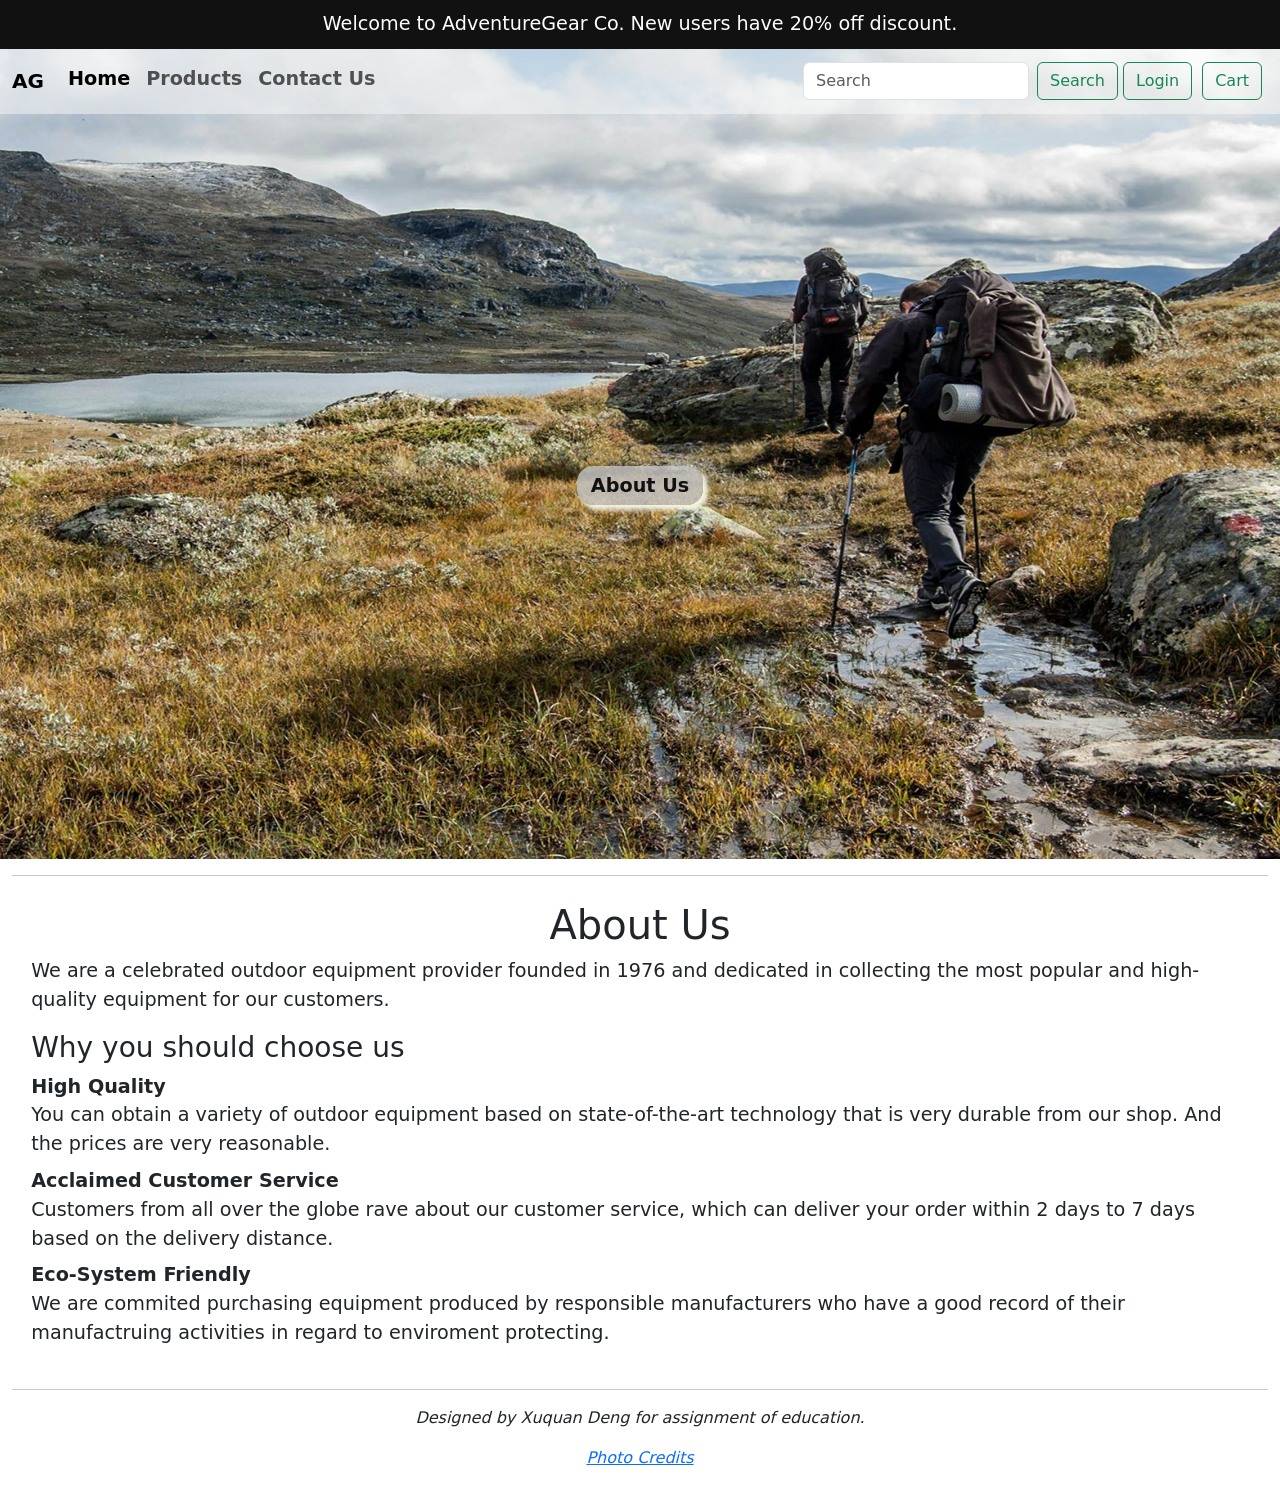
<file: index.html>
<!DOCTYPE html>
<html lang="en">
<head>
	<title>AdventureGear</title>
	<link href="https://cdn.jsdelivr.net/npm/bootstrap@5.3.8/dist/css/bootstrap.min.css" rel="stylesheet" integrity="sha384-sRIl4kxILFvY47J16cr9ZwB07vP4J8+LH7qKQnuqkuIAvNWLzeN8tE5YBujZqJLB" crossorigin="anonymous">
	<script src="https://cdn.jsdelivr.net/npm/bootstrap@5.3.8/dist/js/bootstrap.bundle.min.js" integrity="sha384-FKyoEForCGlyvwx9Hj09JcYn3nv7wiPVlz7YYwJrWVcXK/BmnVDxM+D2scQbITxI" crossorigin="anonymous"></script>
	<!-- <script type="text/Javascript" src="external.js"></script> -->
	<!-- <link rel="stylesheet" href="C:/NCI\NCI Lectures\Web Development\bootstrap download\bootstrap-5.3.8-dist\css\bootstrap.css">
	<script type="text/Javascript" src="C:\NCI\NCI Lectures\Web Development\bootstrap download\bootstrap-5.3.8-dist\js\bootstrap.js"></script> -->
	<meta name="viewport" content="width=device-width, initial-scale=1.0">
	<link rel="stylesheet" href="CSS/mainAndNav.css">
	<link rel="stylesheet" href="CSS/index.css">
	<link rel="stylesheet" href="CSS/bannerAnimation.css">
	<meta charset="UTF-8">
</head>

<body>
	<div class="container-fluid">
		<div class="row announcement text-center">
			<div class="col text">
				<span>Welcome to AdventureGear Co. New users have 20% off discount.</span>
			</div>
		</div>
		<div class="row banner">
			<div class="container-fluid">
				<div class="row bg-body-tertiary" style="--bs-bg-opacity: .5;" >
					<nav class="navbar navbar-expand-sm" data-bs-theme="light">
						<div class="container-fluid text-primary justify-content-center align-items-top;">
													
							<a class="navbar-brand" href="#">AG</a>
														
							<button class="navbar-toggler" type="button" data-bs-toggle="collapse" data-bs-target="#navbarSupportedContent" aria-controls="navbarSupportedContent" aria-expanded="false" aria-label="Toggle navigation">
								<span class="navbar-toggler-icon"></span>
							</button>

							<div class="fixed-position">
								<div>
									<button class="btn btn-outline-success"> Login </button>
								</div>
								<div>
									<button class="btn btn-outline-success"> Cart </button>
								</div>
							</div>
							<div class="collapse navbar-collapse flex-wrap" id="navbarSupportedContent">
								<ul class="navbar-nav me-auto mb-sm-2 mb-lg-1">
									<li class="nav-item">
										<a class="nav-link active" aria-current="page" href="#">Home</a>
									</li>
									<li class="nav-item">
										<a class="nav-link" href="products.html">Products</a>
									</li>
									<li class="nav-item">
										<a class="nav-link" href="contact.html">Contact Us</a>
									</li>
								</ul>
								<form class="d-flex" role="search">
									<input class="form-control me-2" type="search" placeholder="Search" aria-label="Search"/>
									<button class="btn btn-outline-success" type="submit">Search</button>
								</form>

							</div>		
						</div>
					</nav>
				</div>
			</div>
			<div class="text-center">
				<a id="about_us_link" href="#about_us" rel="bookmark">About Us</a>
			</div>
		</div>
		<hr>
		<main id="about_us" class="row">
			<div class="col">
				<article>
					<h1>About Us</h1>
					<p>
						We are a celebrated outdoor equipment provider founded in 1976 and dedicated in collecting the most popular and high-quality equipment for our customers.
						<h3>Why you should choose us</h3>
						<dl>
							<dt>High Quality</dt>
							<dd>You can obtain a variety of outdoor equipment based on state-of-the-art technology that is very durable from our shop. And the prices are very reasonable. <dd>
							<dt>Acclaimed Customer Service</dt>
							<dd>Customers from all over the globe rave about our customer service, which can deliver your order within 2 days to 7 days based on the delivery distance.</dd>
							<dt>Eco-System Friendly</dt>
							<dd>We are commited purchasing equipment produced by responsible manufacturers who have a good record of their manufactruing activities in regard to enviroment protecting. </dd>
						</dl>
					</p>
				</article>
			</div>
		</main>
		<hr>
		<div class="row my-3">
		<footer class="text-center">
			<p>Designed by Xuquan Deng for assignment of education.</p>
			<a href="credits.html">Photo Credits</a>
		</footer>
		</div>
	</div>
</body>
</html>
</file>
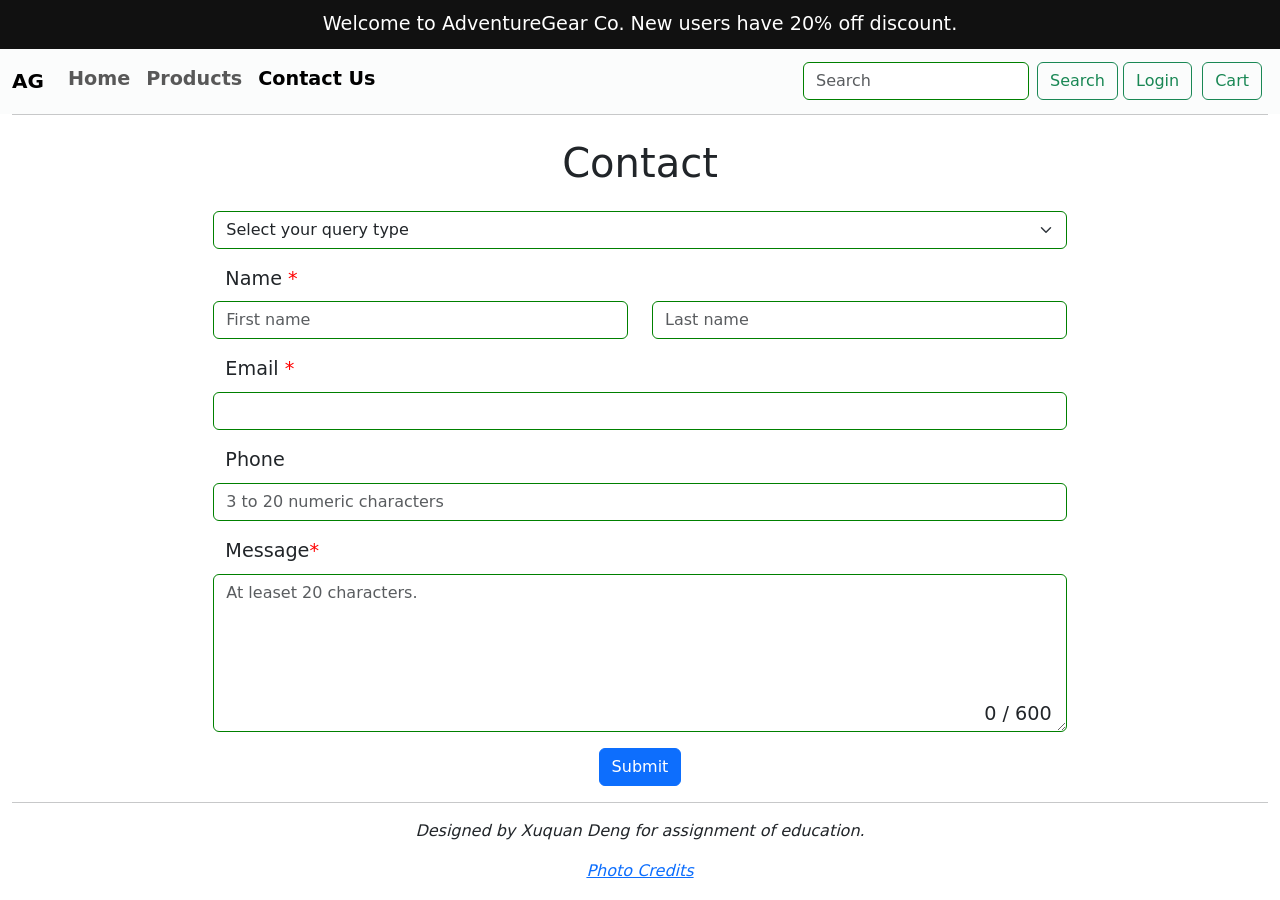
<file: contact.html>
<!DOCTYPE html>
<html lang="en">
<head>
	<title>AdventureGear</title>
	<link href="https://cdn.jsdelivr.net/npm/bootstrap@5.3.8/dist/css/bootstrap.min.css" rel="stylesheet" integrity="sha384-sRIl4kxILFvY47J16cr9ZwB07vP4J8+LH7qKQnuqkuIAvNWLzeN8tE5YBujZqJLB" crossorigin="anonymous">
	<script src="https://cdn.jsdelivr.net/npm/bootstrap@5.3.8/dist/js/bootstrap.bundle.min.js" integrity="sha384-FKyoEForCGlyvwx9Hj09JcYn3nv7wiPVlz7YYwJrWVcXK/BmnVDxM+D2scQbITxI" crossorigin="anonymous"></script>
	<!-- <link rel="stylesheet" href="C:/NCI\NCI Lectures\Web Development\bootstrap download\bootstrap-5.3.8-dist\css\bootstrap.css">
	<script type="text/Javascript" src="C:\NCI\NCI Lectures\Web Development\bootstrap download\bootstrap-5.3.8-dist\js\bootstrap.js"></script> -->
	
	<meta name="viewport" content="width=device-width, initial-scale=1.0">
	<link rel="stylesheet" href="CSS/mainAndNav.css">
	<link rel="stylesheet" href="CSS/contact.css">
	<link rel="stylesheet" href="CSS/bannerAnimation.css">
	<script type="text/Javascript" src="JS/contact.js"></script>
	<meta charset="UTF-8">
</head>

<body>
	<div class="container-fluid">
		<div class="row announcement text-center">
			<div class="col text">
				<span>Welcome to AdventureGear Co. New users have 20% off discount.</span>
			</div>
		</div>
		<div class="row banner">
			<div class="container-fluid">
				<div class="row bg-body-tertiary" style="--bs-bg-opacity: .5;" >
					<nav class="navbar navbar-expand-sm" data-bs-theme="light">
						<div class="container-fluid text-primary justify-content-center align-items-top;">
													
							<a class="navbar-brand" href="#">AG</a>
														
							<button class="navbar-toggler" type="button" data-bs-toggle="collapse" data-bs-target="#navbarSupportedContent" aria-controls="navbarSupportedContent" aria-expanded="false" aria-label="Toggle navigation">
								<span class="navbar-toggler-icon"></span>
							</button>

							<div class="fixed-position">
								<div>
									<button class="btn btn-outline-success"> Login </button>
								</div>
								<div>
									<button class="btn btn-outline-success"> Cart </button>
								</div>
							</div>
							<div class="collapse navbar-collapse flex-wrap" id="navbarSupportedContent">
								<ul class="navbar-nav me-auto mb-sm-2 mb-lg-1">
									<li class="nav-item">
										<a class="nav-link" aria-current="page" href="index.html">Home</a>
									</li>
									<li class="nav-item">
										<a class="nav-link" href="products.html">Products</a>
									</li>
									<li class="nav-item">
										<a class="nav-link active" href="#" aria-current="page">Contact Us</a>
									</li>
								</ul>
								<form class="d-flex" role="search">
									<input class="form-control me-2" type="search" placeholder="Search" aria-label="Search"/>
									<button class="btn btn-outline-success" type="submit">Search</button>
								</form>

							</div>		
						</div>
					</nav>
				</div>
			</div>
		</div>
		<hr class="first_hr">
		
		<div class="row justify-content-center text-center mt-4 mb-3"><h1>Contact</h1></div>
		<div class="row justify-content-center align-items-center">
			<div class="col-11 col-sm-10 col-md-9 col-lg-8">
				<form id="contact-form">
					<div class="row mb-3">
						<select class="form-select" aria-label="Select the query type" placeholder="Please select your query type" required>
							<option value="" disabled selected hidden>Select your query type</option>
							<option value="1">Booking</option>
							<option value="2">Payment</option>
							<option value="3">General Information</option>
							<option value="3">Other</option>
						</select>
					</div>

					<div class="row mb-3">
						<label for="first-name" class="form-label">Name <span class="required-field">*</span></label>
						<div class="col ps-0">
							<input type="text" id="first-name" class="form-control" placeholder="First name" aria-label="First name" required>
						</div>
						<div class="col pe-0">
							<input type="text" class="form-control" placeholder="Last name" aria-label="Last name">
						</div>
					</div>

					<div class="row mb-3">
						<label for="email" class="form-label">Email <span class="required-field">*</span></label>
						
						<input type="email" class="form-control" id="email" maxlength="64" required>
						
					</div>
					<div class="row mb-3">
						<label for="phone" class="form-label">Phone</label>
						
						<input type="tel" class="form-control" id="phone" pattern="[0-9]{3,20}" maxlength="20" placeholder="3 to 20 numeric characters">
						
					</div>
					<div class="row mb-3 textarea-wrapper">
						  <label for="query-message" class="form-label">Message<span class="required-field">*</span></label>
  						  <textarea class="form-control" id="query-message" rows="6" minlength="20" maxlength="600" placeholder="At leaset 20 characters." required></textarea>
						  <span class="length_instrument"> 0 / 600 </span>
					</div>
	
					<div class="row mb-3 justify-content-center">
					<button id="submit_message" type="submit" class="btn btn-primary">Submit</button>
					</div>
				</form>
			</div>
		</div>
		<hr>
		<div class="row my-3">
		<footer class="text-center">
			<p>Designed by Xuquan Deng for assignment of education.</p>
			<a href="credits.html">Photo Credits</a>
		</footer>
		</div>
	</div>
	<div class="toast-container position-fixed top-50 start-50 translate-middle-x p-3">
		<div id="liveToast" class="toast" role="alert" aria-live="assertive" aria-atomic="true">
			<div class="toast-header">
			<!-- <img src="..." class="rounded me-2" alt="..."> -->
			<strong class="me-auto">Message Sended</strong>
			<button type="button" class="btn-close" data-bs-dismiss="toast" aria-label="Close"></button>
			</div>
			<div class="toast-body">
			Thank you for your query message. We will reach out to you soon.
			</div>
		</div>
	</div>
</body>
</html>
</file>
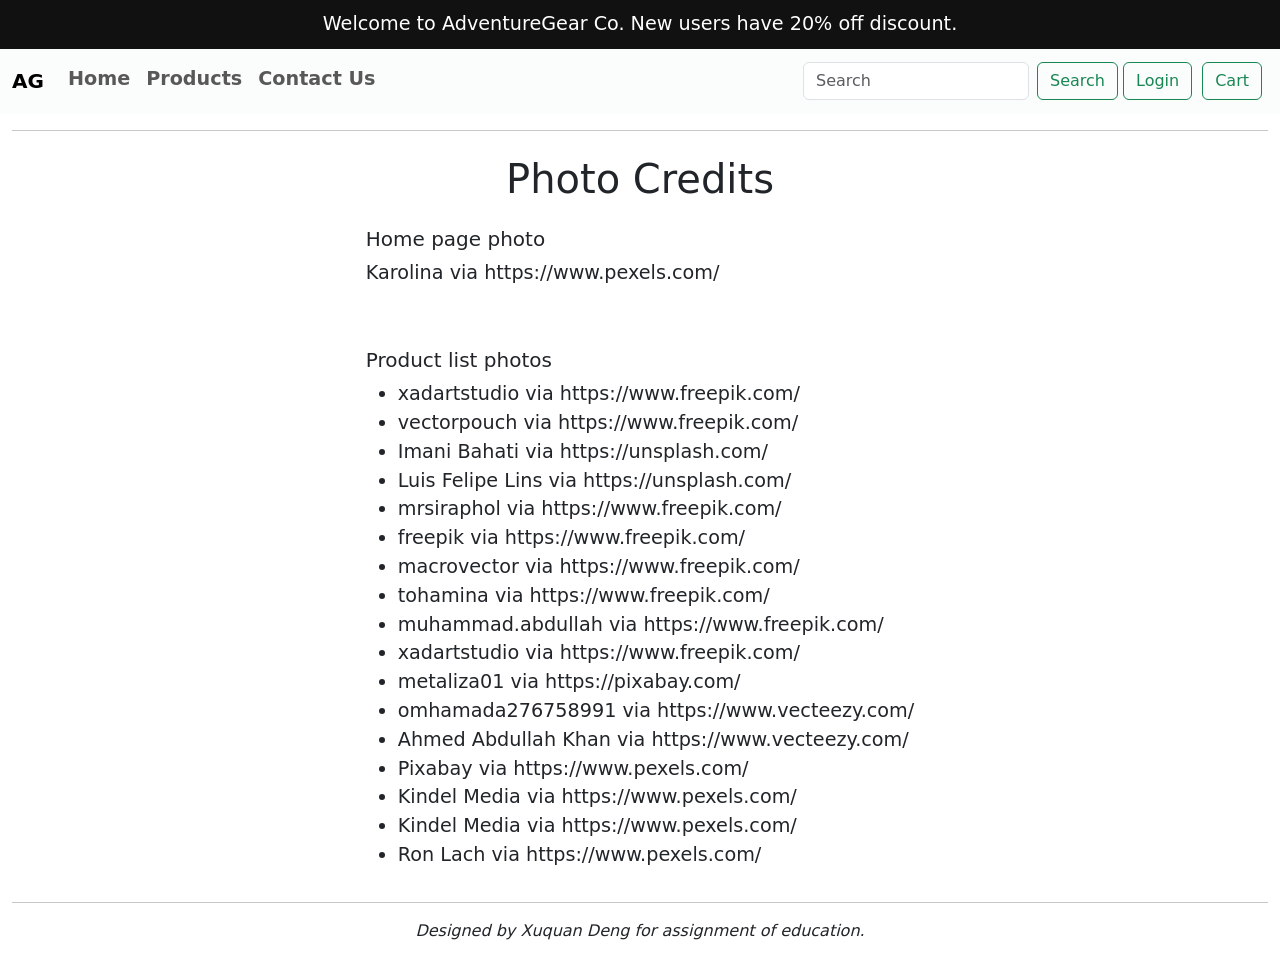
<file: credits.html>
<!DOCTYPE html>
<html lang="en">
<head>
	<title>AdventureGear</title>
	<link href="https://cdn.jsdelivr.net/npm/bootstrap@5.3.8/dist/css/bootstrap.min.css" rel="stylesheet" integrity="sha384-sRIl4kxILFvY47J16cr9ZwB07vP4J8+LH7qKQnuqkuIAvNWLzeN8tE5YBujZqJLB" crossorigin="anonymous">
	<script src="https://cdn.jsdelivr.net/npm/bootstrap@5.3.8/dist/js/bootstrap.bundle.min.js" integrity="sha384-FKyoEForCGlyvwx9Hj09JcYn3nv7wiPVlz7YYwJrWVcXK/BmnVDxM+D2scQbITxI" crossorigin="anonymous"></script>
	<!-- <script type="text/Javascript" src="external.js"></script> -->
	<meta name="viewport" content="width=device-width, initial-scale=1.0">
	<link rel="stylesheet" href="CSS/mainAndNav.css">
	<link rel="stylesheet" href="CSS/bannerAnimation.css">
	<meta charset="UTF-8">
</head>

<body>
	<div class="container-fluid">
		<div class="row announcement text-center">
			<div class="col text">
				<span>Welcome to AdventureGear Co. New users have 20% off discount.</span>
			</div>
		</div>
		<div class="row banner">
			<div class="container-fluid">
				<div class="row bg-body-tertiary" style="--bs-bg-opacity: .5;" >
					<nav class="navbar navbar-expand-sm" data-bs-theme="light">
						<div class="container-fluid text-primary justify-content-center align-items-top;">
													
							<a class="navbar-brand" href="#">AG</a>
														
							<button class="navbar-toggler" type="button" data-bs-toggle="collapse" data-bs-target="#navbarSupportedContent" aria-controls="navbarSupportedContent" aria-expanded="false" aria-label="Toggle navigation">
								<span class="navbar-toggler-icon"></span>
							</button>

							<div class="fixed-position">
								<div>
									<button class="btn btn-outline-success"> Login </button>
								</div>
								<div>
									<button class="btn btn-outline-success"> Cart </button>
								</div>
							</div>
							<div class="collapse navbar-collapse flex-wrap" id="navbarSupportedContent">
								<ul class="navbar-nav me-auto mb-sm-2 mb-lg-1">
									<li class="nav-item">
										<a class="nav-link" aria-current="page" href="index.html">Home</a>
									</li>
									<li class="nav-item">
										<a class="nav-link" href="products.html">Products</a>
									</li>
									<li class="nav-item">
										<a class="nav-link" href="contact.html" aria-current="page">Contact Us</a>
									</li>
								</ul>
								<form class="d-flex" role="search">
									<input class="form-control me-2" type="search" placeholder="Search" aria-label="Search"/>
									<button class="btn btn-outline-success" type="submit">Search</button>
								</form>

							</div>		
						</div>
					</nav>
				</div>
			</div>
		</div>
		<hr class="first_hr">
		
		<div class="row justify-content-center text-center mt-4 mb-3"><h1>Photo Credits</h1></div>
		<div class="row justify-content-center">
			<div class="col"></div>
			<div class="col-auto photo-credit">
				<div class="photo item  text-left">
					<h5>Home page photo</h5>
					<p>Karolina via https://www.pexels.com/<p>
					<br>
					<h5>Product list photos</h5>
					<ul style="text-align: left;list-style-position: outside;">
					<li>xadartstudio via https://www.freepik.com/</li>
					<li>vectorpouch via https://www.freepik.com/</li>
					<li>Imani Bahati via https://unsplash.com/</li>
					<li>Luis Felipe Lins via https://unsplash.com/</li>
					<li>mrsiraphol via https://www.freepik.com/</li>
					<li>freepik via https://www.freepik.com/</li>
					<li>macrovector via https://www.freepik.com/</li>
					<li>tohamina via https://www.freepik.com/</li>
					<li>muhammad.abdullah via https://www.freepik.com/</li>
					<li>xadartstudio via https://www.freepik.com/</li>
					<li>metaliza01 via https://pixabay.com/</li>
					<li>omhamada276758991 via https://www.vecteezy.com/</li>
					<li>Ahmed Abdullah Khan via https://www.vecteezy.com/</li>
					<li>Pixabay via https://www.pexels.com/</li>
					<li>Kindel Media via https://www.pexels.com/</li>
					<li>Kindel Media via https://www.pexels.com/</li>
					<li>Ron Lach via https://www.pexels.com/</li>
					<ul>
				</div>
			</div>
			<div class="col"></div>
		</div>
		<hr>
		<div class="row my-3">
		<footer class="text-center">
			<p>Designed by Xuquan Deng for assignment of education.</p>
		</footer>
		</div>
	</div>
</body>
</html>
</file>
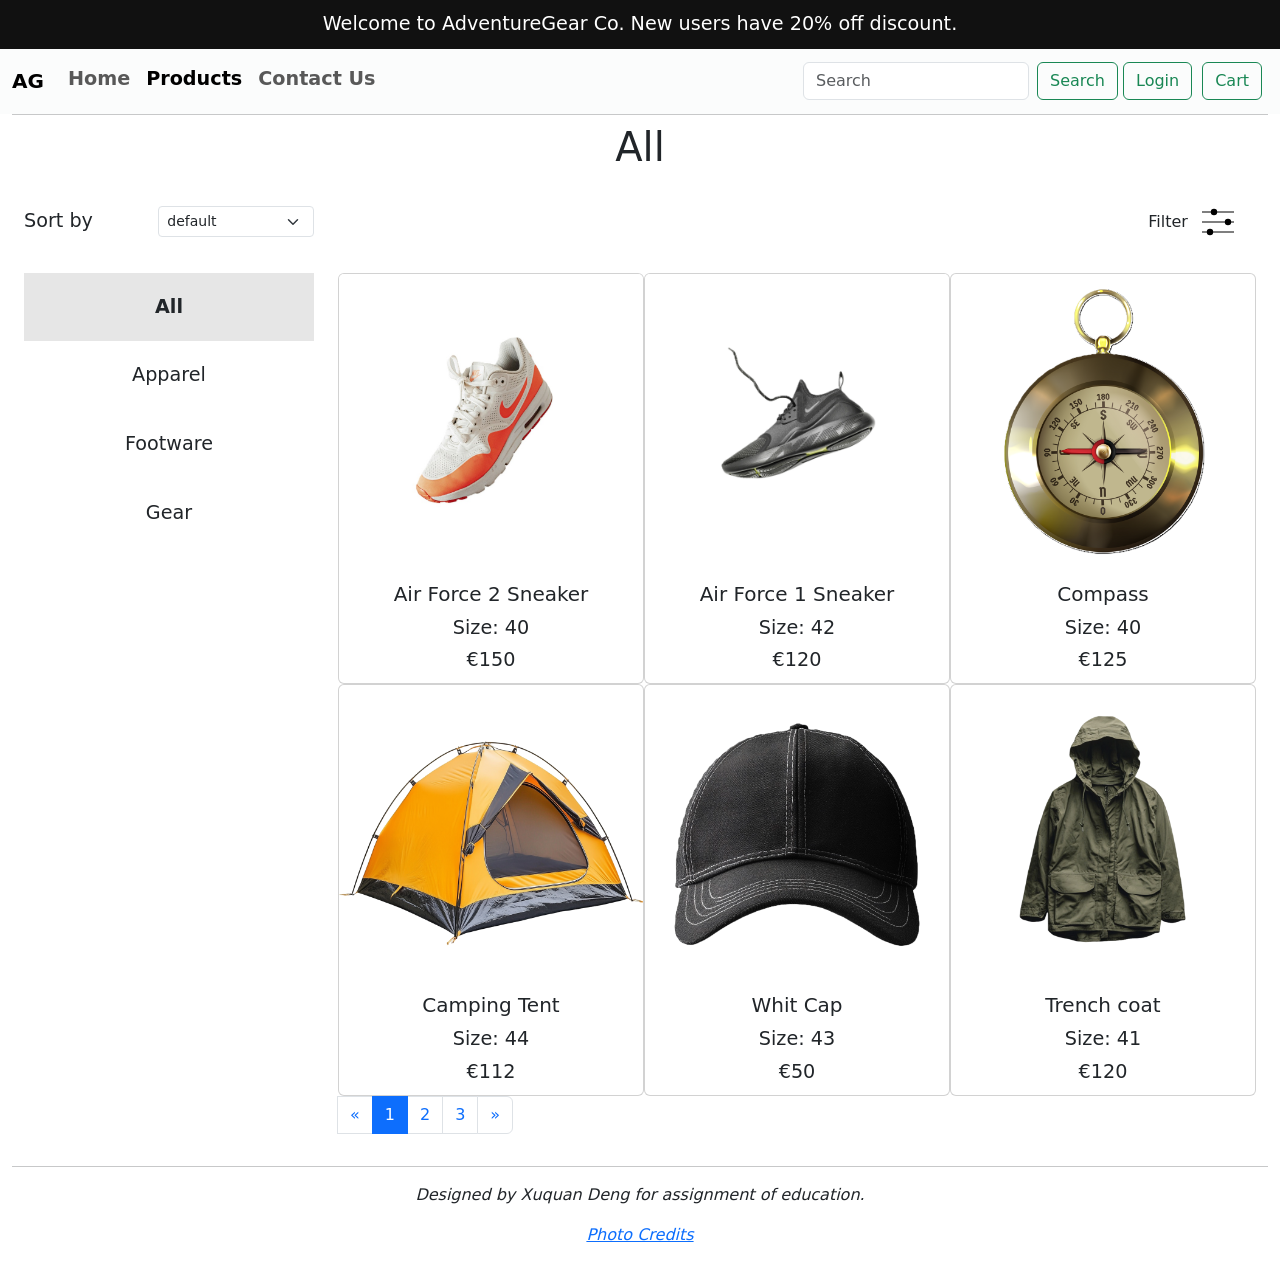
<file: products.html>
<!DOCTYPE html>
<html lang="en">
<head>
	<title>AdventureGear</title>
	<link href="https://cdn.jsdelivr.net/npm/bootstrap@5.3.8/dist/css/bootstrap.min.css" rel="stylesheet" integrity="sha384-sRIl4kxILFvY47J16cr9ZwB07vP4J8+LH7qKQnuqkuIAvNWLzeN8tE5YBujZqJLB" crossorigin="anonymous">
	<script src="https://cdn.jsdelivr.net/npm/bootstrap@5.3.8/dist/js/bootstrap.bundle.min.js" integrity="sha384-FKyoEForCGlyvwx9Hj09JcYn3nv7wiPVlz7YYwJrWVcXK/BmnVDxM+D2scQbITxI" crossorigin="anonymous"></script>
	<!-- <link rel="stylesheet" href="C:/NCI\NCI Lectures\Web Development\bootstrap download\bootstrap-5.3.8-dist\css\bootstrap.css">
	<script type="text/Javascript" src="C:\NCI\NCI Lectures\Web Development\bootstrap download\bootstrap-5.3.8-dist\js\bootstrap.js"></script> -->
	
	<meta name="viewport" content="width=device-width, initial-scale=1.0">
	<link rel="stylesheet" href="CSS/mainAndNav.css">
	<link rel="stylesheet" href="CSS/products.css">
	<script type="text/Javascript" src="JS/productModel.js"></script>
	<script type="text/Javascript" src="JS/productController.js"></script>
	<script type="text/Javascript" src="JS/productsView.js"></script>
	<link rel="stylesheet" href="CSS/bannerAnimation.css">
	<meta charset="UTF-8">
</head>

<body>
	<div class="container-fluid">
		<div class="row announcement text-center">
			<div class="col text">
				<span>Welcome to AdventureGear Co. New users have 20% off discount.</span>
			</div>
		</div>

		<div class="row banner">
			<div class="container-fluid">
				<div class="row bg-body-tertiary" style="--bs-bg-opacity: .5;" >
					<nav class="navbar navbar-expand-sm" data-bs-theme="light">
						<div class="container-fluid text-primary justify-content-center align-items-top;">
													
							<a class="navbar-brand" href="#">AG</a>
														
							<button class="navbar-toggler" type="button" data-bs-toggle="collapse" data-bs-target="#navbarSupportedContent" aria-controls="navbarSupportedContent" aria-expanded="false" aria-label="Toggle navigation">
								<span class="navbar-toggler-icon"></span>
							</button>

							<div class="fixed-position">
								<div>
									<button class="btn btn-outline-success"> Login </button>
								</div>
								<div>
									<button class="btn btn-outline-success"> Cart </button>
								</div>
							</div>
							<div class="collapse navbar-collapse flex-wrap" id="navbarSupportedContent">
								<ul class="navbar-nav me-auto mb-sm-2 mb-lg-1">
									<li class="nav-item">
										<a class="nav-link" aria-current="page" href="index.html">Home</a>
									</li>
									<li class="nav-item">
										<a class="nav-link active" aria-current="page" href="#">Products</a>
									</li>
									<li class="nav-item">
										<a class="nav-link" href="contact.html">Contact Us</a>
									</li>
								</ul>
								<form class="d-flex" role="search">
									<input class="form-control me-2" type="search" placeholder="Search" aria-label="Search"/>
									<button class="btn btn-outline-success" type="submit">Search</button>
								</form>

							</div>		
						</div>
					</nav>
				</div>
			</div>
		</div>

		<hr class="first_hr">

		<main>
			<div class="container-fluid text-center">
				<div class="row align-items-center justify-content-center category py-2">
					<h1 class="col-12 product-category-header">
						All
					</h1>
				</div>
				<div class="row justify-content-between py-2 ">
					<div class="col-6 col-sm-5 col-lg-3 align-items-center d-flex gap-1 order_filter text-start">
						<label class="w-100">Sort by </label>
						<select id="sort" class="form-select form-select-sm mb-0" size="1" aria-label="sort select">
							<option value="default">default</option>
							<option value="ascendByPrice">Price from low to high</option>
							<option value="descendByPrice">Price from high to low</option>
							<option value="ascendByDate">Date old to new</option>
							<option value="descendByDate">Date new to old</option>
						</select>
					</div>
					<div class="col-6 col-sm-5 col-lg-3 filter text-end">
						<button class="btn bg-transparent" type="button" data-bs-toggle="offcanvas" data-bs-target="#offcanvasFilter" aria-controls="offcanvasFilter">
							Filter
							<svg width="50" height="40" viewbox="0 0 100 100">
								<path d="M10 25 H90 M10 50 H90 M10 75 H90" style="fill:none;stroke:black;stroke-width:3" />
								<circle cx="40" cy="25" r="6" stroke="black" stroke-width="4" fill="black" />
								<circle cx="75" cy="50" r="6" stroke="black" stroke-width="4" fill="black" />
								<circle cx="30" cy="75" r="6" stroke="black" stroke-width="4" fill="black" />
							</svg>
						</button>
						
						<div class="offcanvas offcanvas-end" tabindex="-1" id="offcanvasFilter" aria-labelledby="offcanvasExampleLabel">
							<div class="offcanvas-header">
								<h5 class="offcanvas-title" id="offcanvasExampleLabel">Filter</h5>
								<button type="button" class="btn-close" data-bs-dismiss="offcanvas" aria-label="Close"></button>
							</div>
							<div class="offcanvas-body text-start">
								<dl>
								<dd>
									<ul class="list-group">
										<li class="list-group-item">
											<input class="form-check-input me-1" type="checkbox" value="" id="filter-all-select">
											<label class="form-check-label stretched-link" for="filter-all-select">Select / Unselect All</label>
										</li>
									</ul>
								</dd>
								</dl>
								<dl>
									<dt>Price Range</dt>
									<dd>
										<div class="container-fluid overflow-hidden" style="border: 1px solid black;">									
											<div class="row">
												<output for="rangeLow" id="lowPrice" aria-hidden="true"></output>
											</div>
											<div class="row">
												<input class="p-1" type="range" class="form-range" min="0" max="100" id="rangeLow">
											</div>	
											<div class="row p-2">
											</div>
											<div class="row">
												<output for="rangeHigh" id="hightPrice" aria-hidden="true"></output>
											</div>
											<div class="row">
												<input class="p-1" type="range" class="form-range" min="0" max="100" id="rangeHigh">
											</div>	
										</div>
									</dd>
								</dl>		
								<dl id="filter-availability">
									<dt>Availability</dt>
									<dd>
										<ul class="list-group">
											<li class="list-group-item">
												<input class="form-check-input me-1" type="checkbox" value="" id="filter-availability-1">
												<label class="form-check-label stretched-link" for="filter-availability-1">In stock</label>
											</li>
											<li class="list-group-item">
												<input class="form-check-input me-1" type="checkbox" value="" id="filter-availability-2">
												<label class="form-check-label stretched-link" for="filter-availability-2">Out of stock</label>
											</li>
										</ul>
									</dd>
								</dl>
								
								<template id="filterListTemplate">
									
										<li class="list-group-item">
											<input class="form-check-input me-1" type="checkbox" value="">
											<label class="form-check-label stretched-link">Label</label>
										</li>
									
								</template>
								<dl id="filter-gender">
									<dt>Gender</dt>
									<dd>
										<ul class="list-group"></ul>
									</dd>
								</dl>
								<dl id="filter-size">
									<dt>Size</dt>
									<dd>
										<ul class="list-group"></ul>
									</dd>
								</dl>
								<dl id="filter-color">
									<dt>Color</dt>
									<dd>
										<ul class="list-group"></ul>
									</dd>
								</dl>
								<dl id="filter-discount">
									<dt>Discount</dt>
									<dd>
										<ul class="list-group"></ul>
									</dd>
								</dl>
								<dl id="filter-brand">
									<dt>Brand</dt>
									<dd>
										<ul class="list-group"></ul>
									</dd>
								</dl>
								<dl id="filter-date">
									<dt>Date</dt>
									<dd>
										<ul class="list-group"></ul>
									</dd>
								</dl>
							</div>
						</div>
					</div>

				</div>
				<div class="row align-items-start justify-content-between py-3">
					<div class="col-3 sidebar">
						<ul class="category">
							<li class="category-item active" data-category-id="all">All</li>
							<li class="category-item" data-category-id="apparel">Apparel</li>
							<li class="category-item" data-category-id="footware">Footware</li>
							<li class="category-item" data-category-id="gear">Gear</li>
						</ul>
					</div>
					<div class="col-9 product_content">
						<template id="productTemplate">
							<div class="product_item">
								<div class="card">
									<img src="./images/products/tmp-hiking1.webp" class="card-img-top" alt="Should be the product image.">
									<div class="card-body p-1">
										<h5 class="name">Product's Name<p>Paragraph Text</p></h5>
										<p class="card-text size mb-1"><span>Size: </span>sizeValue</p>
										<p class="card-text price mb-1"><span>€</span>price</p>
									</div>
								</div>
							</div>
						</template>
						<div id="product_list" class="grid_container">
						</div>
						<div class="page_navigation">
							<nav aria-label="Page navigation example">
								<ul class="pagination">

									<template id="pageTemplate">
										<li class="page-item">
											<a class="page-link" href="#" data-nav-page="1">1</a>
										</li>
									</template>

									<li class="page-item">
										<a class="page-link" href="#" aria-label="Previous" data-nav-page="pre">
											<span aria-hidden="true">&laquo;</span>
										</a>
									</li>
									<li class="page-item">
										<a class="page-link" href="#" aria-label="Next" data-nav-page="next">
											<span aria-hidden="true">&raquo;</span>
										</a>
									</li>
								</ul>
							</nav>
						</div>
					</div>
				</div>
			</div>
		</main>

		<hr>
		<div class="row my-3">
		<footer class="text-center">
			<p>Designed by Xuquan Deng for assignment of education.</p>
			<a href="credits.html">Photo Credits</a>
		</footer>
		</div>
	</div>
</body>
</html>
</file>
<file: CSS/mainAndNav.css>
body{
    background-color:white;
    font-size: 1.2em;
}
.announcement {
    background-color: #111111;
    color: white;
    height: auto;
    padding: 10px 0px 10px 0px;
    max-height: 25vh;
}

.fixed-position {
    padding:7.25px 8px 8px 8px;
    display:flex;
    position:absolute;
    right:10px;
    align-self:center;
    column-gap:10px;
}

 .navbar-toggler, .collapse
{ 
    margin-right: 150px; 
}
.banner{
    font-weight: 700;
}
body footer{
    font-style: italic;
    font-size: 1rem;
}
</file>
<file: CSS/index.css>
.banner{
    background-image: url("../images/pexels-karolina-2031292-3669288.jpg");
    background-repeat: no-repeat;
    background-position: center;
    background-size:cover;
    height: 90vh;
}


@media screen and (max-width:620px) {
    .collapse {
        margin-right: 170px;
    }
}

@media screen and (max-width:576px) {
    .fixed-position {
        top:0%;
    }
    .banner{
        background-image: url("../images/pexels-karolina-2031292-3669288-576px.jpg");
        height: 50vh;
    }
    #about_us_link{
        display: none;
    }
}

@media screen and (max-width:296px) {
    .fixed-position {
        padding: 8px 8px 8px 8px;
        display: flex;
        position:relative
    }
}

#about_us_link{
    color:#111111;
    /* border: 1px solid rgb(38, 25, 25); */
    background-color: rgba(200, 200, 200, 0.8);
    border-radius: 16px;
    padding: 8px 14px 8px 14px;
    box-shadow: 4px 4px 4px 1px rgb(242, 242, 223);
    text-decoration: none;
} 

article h1{
    text-align: center;
}
article{
    padding: 0.5em 1.0em 0.5em;
}
</file>
<file: CSS/bannerAnimation.css>
/* the animition from left in then right out */
@keyframes bannerAnimation {
    0% {transform: translateX(-40vw);opacity: 1;}
    100%{transform: translateX(80vw);opacity: 1;}
}

.announcement>.text>span{
    display: inline-block;
    animation: bannerAnimation 25s linear infinite;
}
.announcement>.text{
    overflow: hidden
}
</file>
<file: CSS/contact.css>
form input, form select,textarea{
    border: 1px solid green !important;
}

#submit_message{
    width: fit-content;
}

.required-field{
    color: red;
}

.textarea-wrapper{
    position:relative;
}
.length_instrument{
    text-align: right;
    position:absolute;
    right: 3px;
    bottom: 3px;
    width:fit-content;
    font-weight: lighter;
}
hr {
    margin:0 0 0 0;
}

.grid_container{
    display: grid;
    grid-template-columns: 1fr 1fr 1fr;
    grid-auto-rows: minmax(min-content, 400px);
}

.product_item{
    min-width: fit-content; 
}

@media screen and (max-width:992px) {
    .grid_container{
        grid-template-columns: 1fr 1fr;
    }
}

@media screen and (max-width:620px) {
    .collapse {
        margin-right: 170px;
    }
}

@media screen and (max-width:576px) {
    .fixed-position {
        top:0%;
    }
    .grid_container{
        grid-template-columns: 1fr;
    }
    body{
        font-size: 1.0em;
    }
}

@media screen and (max-width:296px) {
    .fixed-position {
        padding: 8px 8px 8px 8px;
        display: flex;
        position:relative
    }
}
</file>
<file: CSS/products.css>
@property --category-hover-color {
  syntax: "<color>";
  inherits: true;
  initial-value: rgb(240, 240, 240);
}

.category{
    list-style-type:none;
    padding:0;
}

.category-item{
    padding: 20px 0px 20px 0px;
    word-wrap: break-word;
    cursor: pointer;
}
.category-item.active{
    background-color:rgb(230, 230, 230);
    padding: 20px 0px 20px 0px;
    font-weight: bold;
}
.category-item:hover{
    background-color:var(--category-hover-color);
    padding: 20px 0px 20px 30px;
    font-size: 1.23em;
    font-weight: bold;
}

hr {
    margin:0 0 0 0;
}

.grid_container{
    display: grid;
    grid-template-columns: 1fr 1fr 1fr;
    grid-auto-rows: minmax(min-content, 400px);
}

.product_item{
    min-width: fit-content; 
}

@media screen and (max-width:992px) {
    .grid_container{
        grid-template-columns: 1fr 1fr;
    }
}

@media screen and (max-width:620px) {
    .collapse {
        margin-right: 170px;
    }
}

@media screen and (max-width:576px) {
    .fixed-position {
        top:0%;
    }
    .grid_container{
        grid-template-columns: 1fr;
    }
    body{
        font-size: 1.0em;
    }
    .category-item{
        cursor:none;
    }
    .category-item:hover{
        background-color:var(--category-hover-color);
        padding: 20px 0px 20px 0px;
        font-size: 1.23em;
        font-weight: bold;
    }
}

@media screen and (max-width:296px) {
    .fixed-position {
        padding: 8px 8px 8px 8px;
        display: flex;
        position:relative
    }
}

#sort{
    display:inline;
}
</file>
